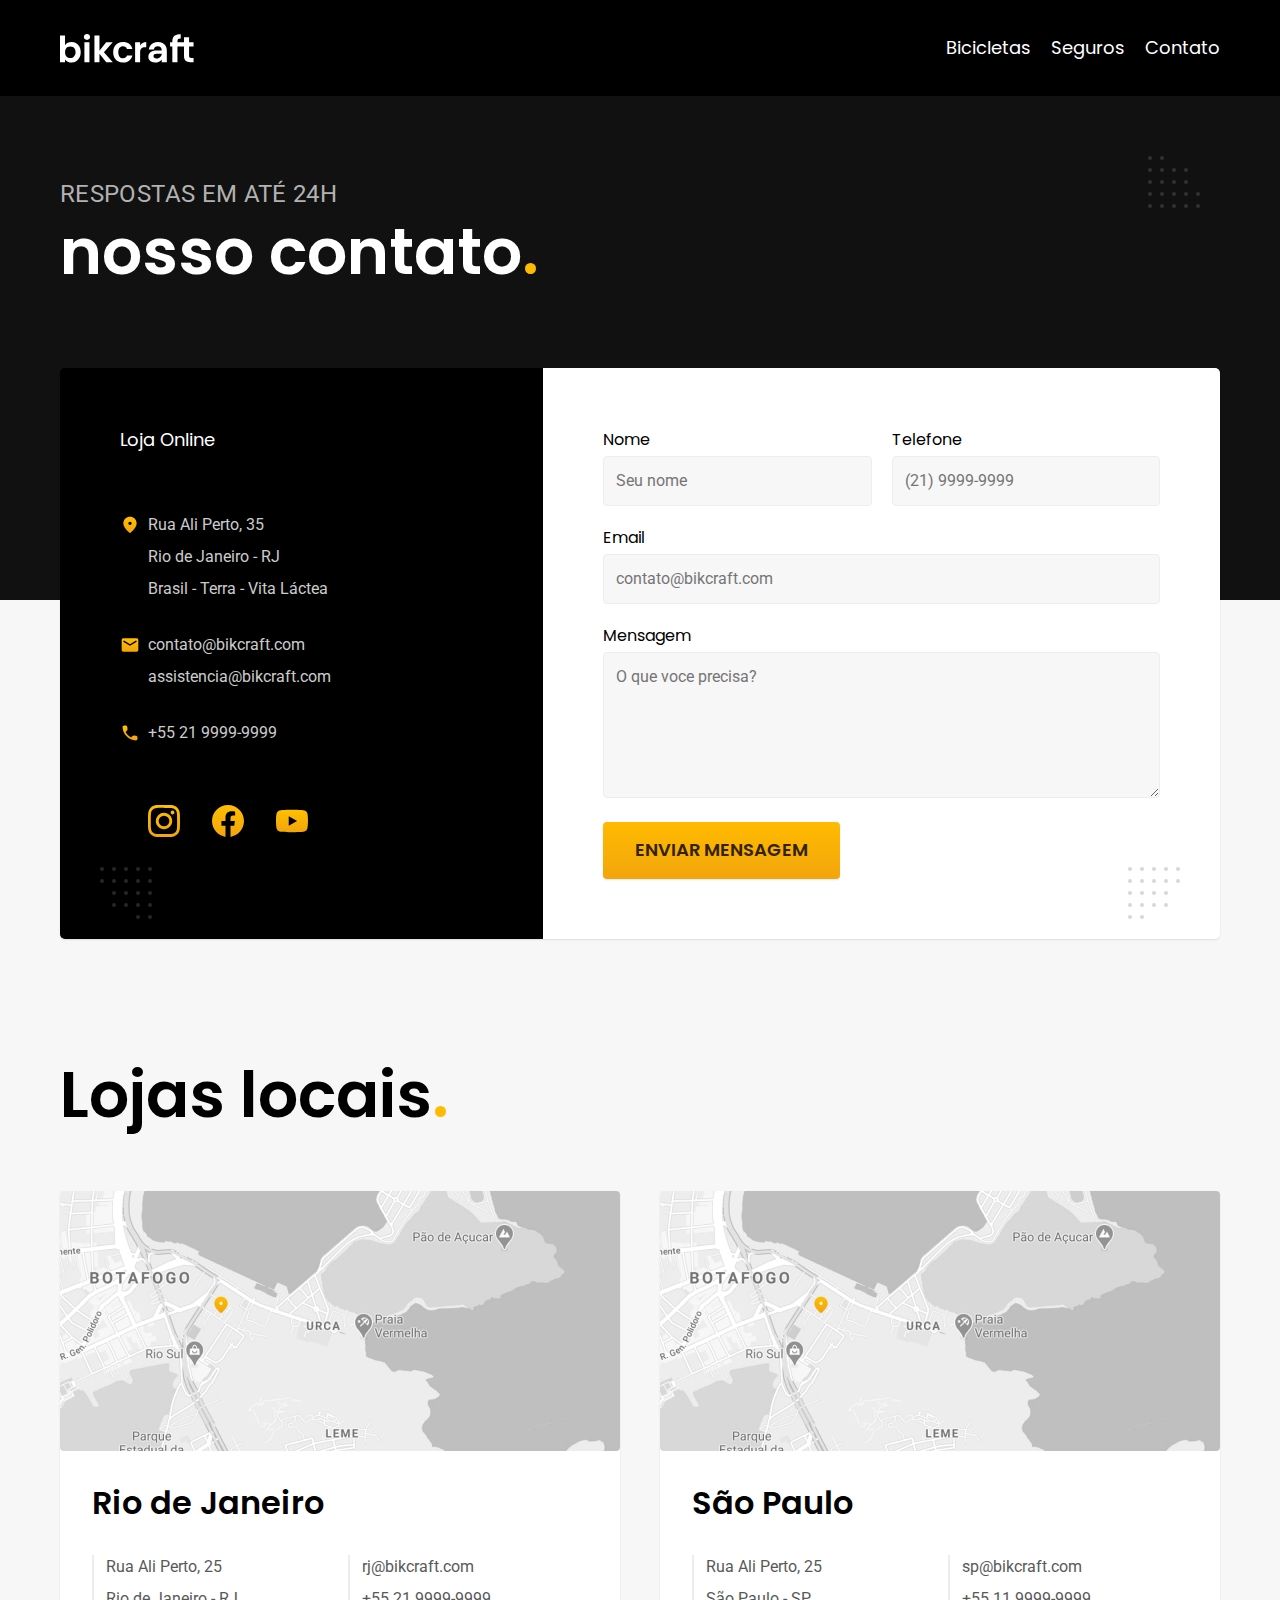
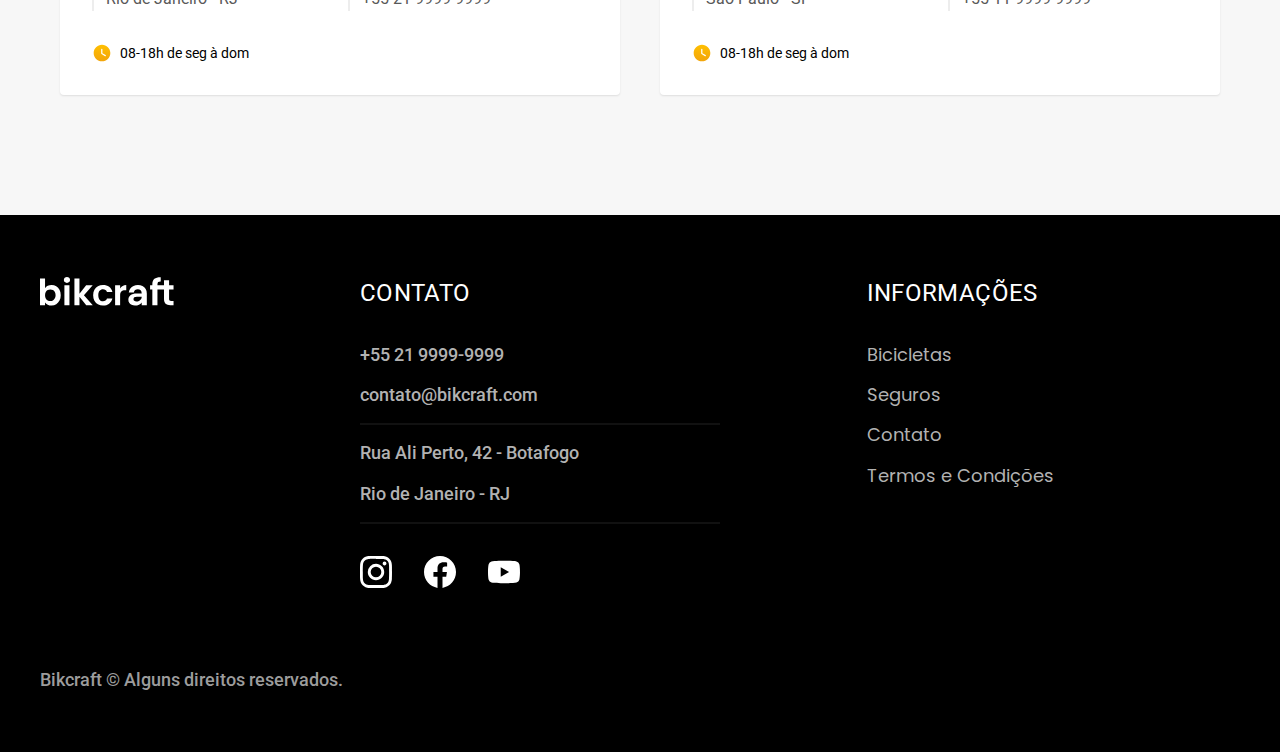
<file: contato.html>
<!DOCTYPE html>

<html lang="pt-br">

<head>
  <meta charset="UTF-8">
  <meta name="viewport" content="width=device-width, initial-scale=1.0">
  <meta name="description" content="Termos e Condições">
  <title>Contato | Bikcraft</title>
  <link rel="icon" href="./favicon.svg" type="image/svg+xml">
  <link rel="preload" href="./css/style.min.css" as="style">
  <link rel="stylesheet" href="./css/style.min.css">


  <link rel="preconnect" href="https://fonts.googleapis.com">
  <link rel="preconnect" href="https://fonts.gstatic.com" crossorigin>
  <link href="https://fonts.googleapis.com/css2?family=Fira+Sans:ital,wght@0,100;0,200;0,300;0,400;0,500;0,600;0,700;0,800;0,900;1,100;1,200;1,300;1,400;1,500;1,600;1,700;1,800;1,900&family=Poppins:ital,wght@0,100;0,200;0,300;0,400;0,500;0,600;0,700;0,800;0,900;1,100;1,200;1,300;1,400;1,500;1,600;1,700;1,800;1,900&family=Roboto:ital,wght@0,100..900;1,100..900&display=swap" rel="stylesheet">
  <script>document.documentElement.classList.add('js')</script>
</head>

<body id="contato">


  <header aria-label="Menu" class="menu-bg">
    <div class="menu">
      <a href="./">
        <img src="./img/bikcraft.svg" alt="bikcraft">
      </a>
      <nav aria-label="Navegação">
        <ul class="header-menu">
          <li><a class="co-0 font-1-m" href="./bicicletas.html">Bicicletas</a></li>
          <li><a class="co-0 font-1-m" href="./seguros.html">Seguros</a></li>
          <li><a class="co-0 font-1-m" href="./contato.html">Contato</a></li>
        </ul>
      </nav>
    </div>
  </header>

  <main aria-label="contato-bg">

    <div class="titulo-bg">
      <div class="titulo">
        <p class="font-2-l-b co-5">Respostas em até 24h</p>
        <h1 class="font-1-xxl co-0">nosso contato<span class="co-p1">.</span></h1>
      </div>
    </div>

    <div class="contato-container">

      <section aria-label="Endereços" class="contato-dados">

        <h2 class="font-1-m co-0">Loja Online</h2>
        <div class="contato-endereco font-2-s co-4">
          <p>Rua Ali Perto, 35</p>
          <p>Rio de Janeiro - RJ</p>
          <p>Brasil - Terra - Vita Láctea</p>
        </div>
        <address class="contato-meios font-2-s co-4">
          <a href="mailto:contato@bikcraft.com">contato@bikcraft.com</a>
          <a href="mailto:assistencia@bikcraft.com"">assistencia@bikcraft.com</a>
            <a href="">+55 21 9999-9999</a>
        </address>

        <div class=" contato-redes">
            <a href=""><img src="./img/redes/instagram-p.svg" alt="Instagram"></a>
            <a href=""><img src="./img/redes/facebook-p.svg" alt="Facebook"></a>
            <a href=""><img src="./img/redes/youtube-p.svg" alt="Youtube"></a>
    </div>

    </section>


    <section aria-label="Formulário" class="contato-formulario">
      <form method="post" action="./contato.html" class="form">
        <div>
          <label for="nome">Nome</label>
          <input type="text" placeholder="Seu nome" id="nome" name="nome">
        </div>
        <div>
          <label for="telefone">Telefone</label>
          <input type="text" placeholder="(21) 9999-9999" id="telefone" name="telefone">
        </div>
        <div class="col-2">
          <label for="email">Email</label>
          <input type="email" placeholder="contato@bikcraft.com" id="email" name="email" required>
        </div>
        <div class="col-2">
          <label for="mensagem">Mensagem</label>
          <textarea rows="5" name="mensagem" id="mensagem" placeholder="O que voce precisa?"></textarea>
        </div>
        <button class="botao col-2">ENVIAR MENSAGEM</button>
      </form>
    </section>

    </div>

  </main>

  <article aria-label="Lojas Locais" class="lojas container">
    <h2 class="font-1-xxl">Lojas locais<span class="co-p1">.</span></h2>
    <div class="lojas-item">
      <img src="./img/lojas/rj.jpg" alt=" mapa marcando o endereco em Rua Ali Perto, 25 - Rio de Janeiro - RJ">
      <div class="lojas-conteudo">
        <h3 class="font-1-xl">Rio de Janeiro</h3>
        <div class="lojas-dados font-2-s co-8">
          <p>
            Rua Ali Perto, 25
          </p>
          <p>
            Rio de Janeiro - RJ
          </p>
        </div>
        <div class="lojas-dados font-2-s co-8">
          <a href="mailto:rj@bikcraft.com">rj@bikcraft.com</a>
          <a href="tel:+552199999999">+55 21 9999-9999</a>
        </div>
        <p class="lojas-tempo font-1-s"><img src="./img/icones/horario.svg" alt="">08-18h de seg à dom</p>
      </div>
    </div>
    <div class="lojas-item">
      <img src="./img/lojas/rj.jpg" alt=" mapa marcando o endereco em Rua Ali Perto, 25 - São Paulo - SP">
      <div class="lojas-conteudo">
        <h3 class="font-1-xl">São Paulo</h3>
        <div class="lojas-dados font-2-s co-8 ">
          <p>
            Rua Ali Perto, 25
          </p>
          <p>
            São Paulo - SP
          </p>
        </div>
        <div class="lojas-dados font-2-s co-8 ">
          <a href="mailto:sp@bikcraft.com">sp@bikcraft.com</a>
          <a href="tel:+551199999999">+55 11 9999-9999</a>
        </div>
        <p class="lojas-tempo font-1-s"><img src="./img/icones/horario.svg" alt="">08-18h de seg à dom</p>
      </div>
    </div>
  </article>

  <footer aria-label="footer" class="footer-bg">
    <section class="footer">

      <img src="./img/bikcraft.svg" alt="bikcraft">

      <div class="footer-contato">
        <h3 class="font-2-l-b co-0">CONTATO</h3>
        <ul class="co-5 font-2-m">
          <li><a href="tel:+552199999999">+55 21 9999-9999</a></li>
          <li><a href="mailto:contato@bikcraft.com">contato@bikcraft.com</a></li>
          <li>Rua Ali Perto, 42 - Botafogo</li>
          <li>Rio de Janeiro - RJ</li>
        </ul>
        <div class="footer-redes">
          <a href=""><img src="./img/redes/instagram.svg" alt="Instagram"></a>
          <a href=""><img src="./img/redes/facebook.svg" alt="Facebook"></a>
          <a href=""><img src="./img/redes/youtube.svg" alt="Youtube"></a>
        </div>
      </div>

      <div class="footer-infomarcao">
        <h3 class="font-2-l-b co-0">Informações
        </h3>
        <nav>
          <ul class="font-1-m co-5">
            <li><a href="/bicicletas.html">Bicicletas</a></li>
            <li><a href="/seguros.html">Seguros</a></li>
            <li><a href="">Contato</a></li>
            <li><a href="/termos.html">Termos e Condições</a></li>
          </ul>
        </nav>
      </div>
      <p class="footer-copy font-2-m co-6">Bikcraft © Alguns direitos reservados.</p>
    </section>

  </footer>
  <script src="./js/script.js"></script>
  <script src="./js/formulario.js"></script>
</body>
</file>
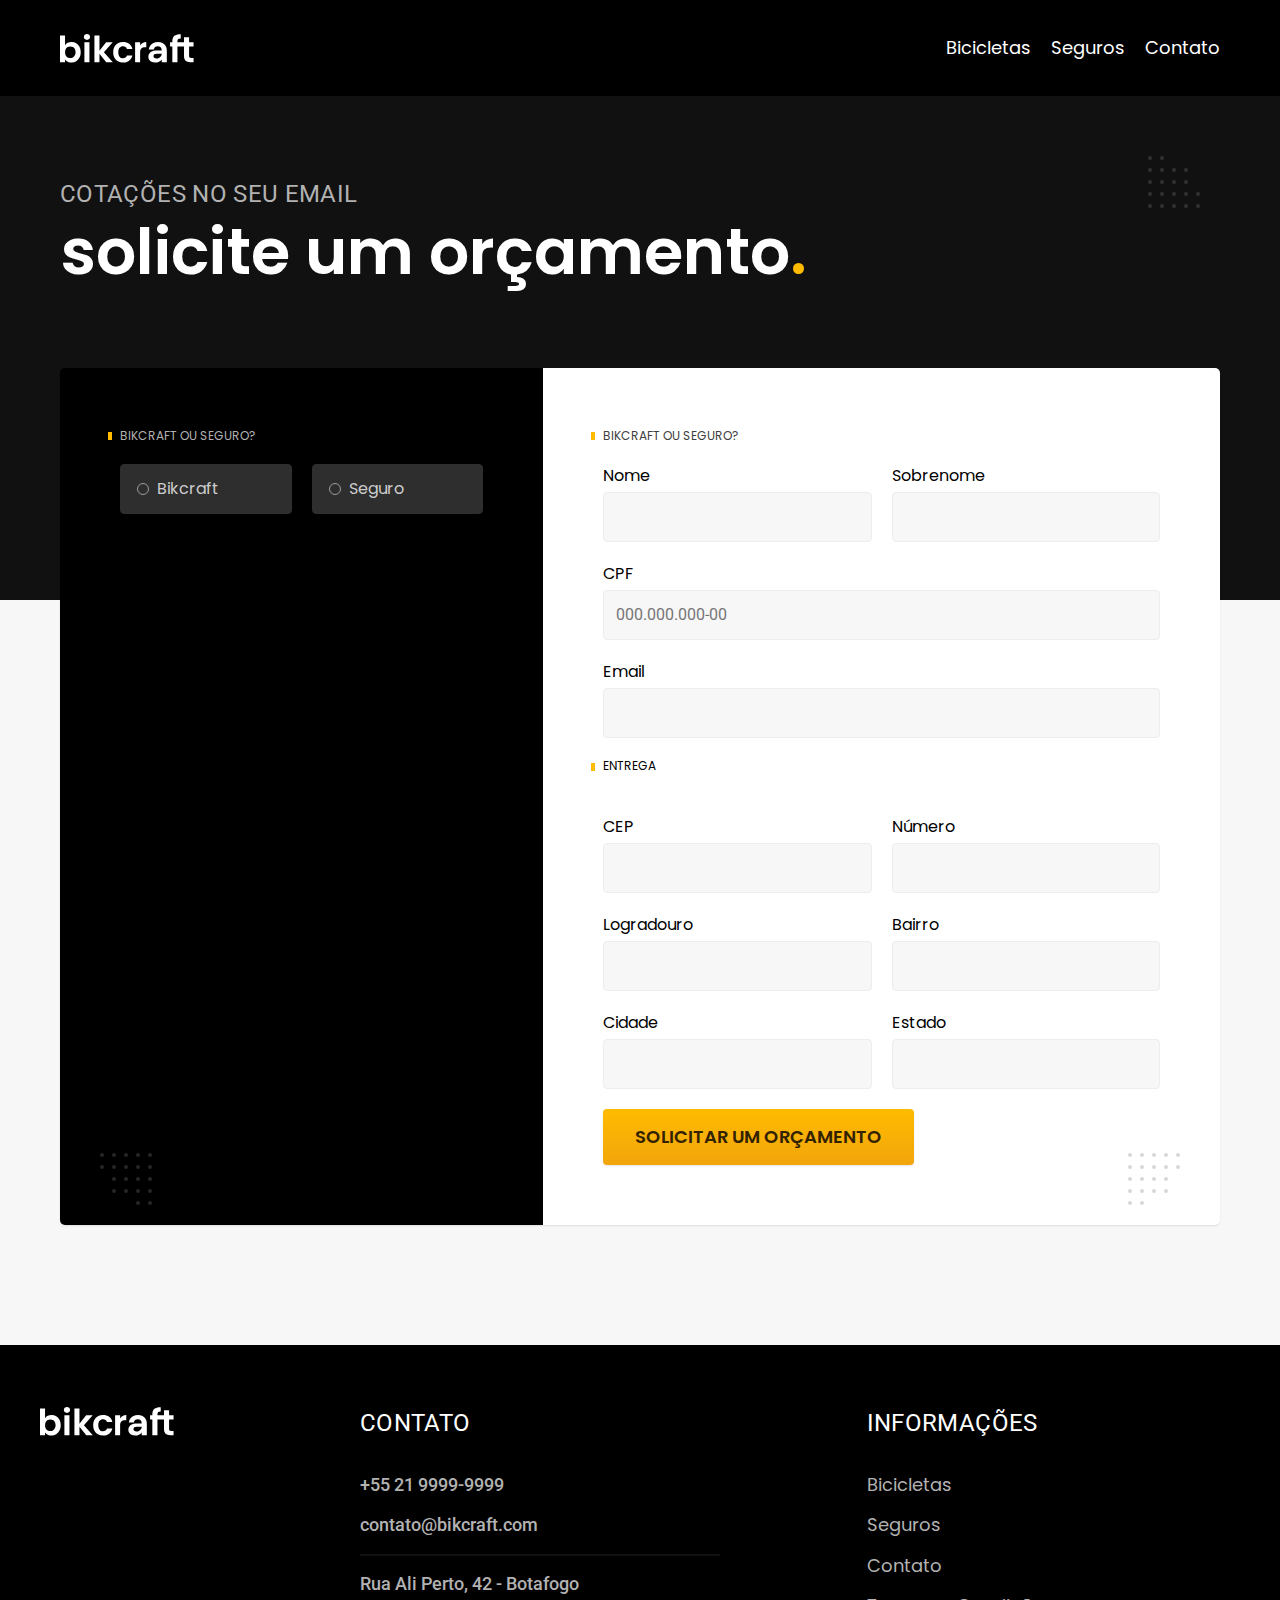
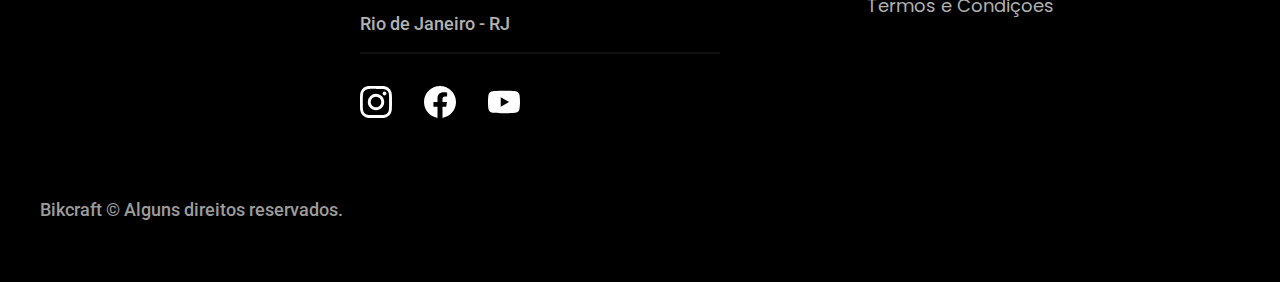
<file: orcamento.html>
<!DOCTYPE html>

<html lang="pt-br">

<head>
  <meta charset="UTF-8">
  <meta name="viewport" content="width=device-width, initial-scale=1.0">
  <meta name="description" content="Orçamento">
  <title>Orçamento | Bikcraft</title>
  <link rel="icon" href="./favicon.svg" type="image/svg+xml">
  <link rel="preload" href="./css/style.min.css" as="style">
  <link rel="stylesheet" href="./css/style.min.css">


  <link rel="preconnect" href="https://fonts.googleapis.com">
  <link rel="preconnect" href="https://fonts.gstatic.com" crossorigin>
  <link href="https://fonts.googleapis.com/css2?family=Fira+Sans:ital,wght@0,100;0,200;0,300;0,400;0,500;0,600;0,700;0,800;0,900;1,100;1,200;1,300;1,400;1,500;1,600;1,700;1,800;1,900&family=Poppins:ital,wght@0,100;0,200;0,300;0,400;0,500;0,600;0,700;0,800;0,900;1,100;1,200;1,300;1,400;1,500;1,600;1,700;1,800;1,900&family=Roboto:ital,wght@0,100..900;1,100..900&display=swap" rel="stylesheet">
  <script>document.documentElement.classList.add('js')</script>
</head>

<body id="orcamento">


  <header aria-label="Menu" class="menu-bg">
    <div class="menu">
      <a href="./">
        <img src="./img/bikcraft.svg" alt="bikcraft">
      </a>
      <nav aria-label="Navegação">
        <ul class="header-menu">
          <li><a class="co-0 font-1-m" href="./bicicletas.html">Bicicletas</a></li>
          <li><a class="co-0 font-1-m" href="./seguros.html">Seguros</a></li>
          <li><a class="co-0 font-1-m" href="./contato.html">Contato</a></li>
        </ul>
      </nav>
    </div>
  </header>

  <main aria-label="orcamento-bg">

    <div class="titulo-bg">
      <div class="titulo">
        <p class="font-2-l-b co-5">Cotações no seu email</p>
        <h1 class="font-1-xxl co-0">solicite um orçamento<span class="co-p1">.</span></h1>
      </div>
    </div>

    <form class="orcamento-container">

      <div aria-label="Planos" class="orcamento-produto">
        <h2 class="font-1-xs co-5">BIKCRAFT OU SEGURO?</h2>


        <input type="radio" name="tipo" value="bikcraft" id="bikcraft">
        <label for="bikcraft">
          <p>Bikcraft</p>
        </label>

        <input type="radio" name="tipo" value="seguro" id="seguro">
        <label for="seguro">
          <p>Seguro</p>
        </label>

        <div class="orcamento-conteudo" id="orcamento-bikcraft">
          <h2 class="font-1-xs co-5">Escolha a sua</h2>
          <input type="radio" name="produto" value="nimbus" id="nimbus">
          <label class="" for="nimbus">
            <p>Nimbus Stark</p>
            <span>R$ 4999</span>
          </label>
          <div id="orcamento-bicicleta1" class="orcamento-bicicleta">
            <ul>
              <li class="font-1-s"><img src="./img/icones/eletrica.svg" alt="Elétrica">Motor Elétrico</li>
              <li class="font-1-s"><img src="./img/icones/carbono.svg" alt="Carbono">Fibra de Carbono</li>
              <li class="font-1-s""><img src=" ./img/icones/velocidade.svg" alt="Velocidade">50 km/h</li>
              <li class="font-1-s""><img src=" ./img/icones/rastreador.svg" alt="Elétrica">Rastreador</li>
            </ul>
            <div class="orcamento-img"><img src="./img/bicicletas/nimbus.jpg" alt="Bicicleta preta"></div>
          </div>
          <input type="radio" name="produto" value="magic" id="magic">
          <label class="" for="magic">
            <p>Magic Might </p>
            <span>R$ 2499</span>
          </label>
          <div id="orcamento-bicicleta2" class="orcamento-bicicleta">
            <ul>
              <li class="font-1-s"><img src="./img/icones/eletrica.svg" alt="Elétrica">Motor Elétrico</li>
              <li class="font-1-s"><img src="./img/icones/carbono.svg" alt="Carbono">Fibra de Carbono</li>
              <li class="font-1-s""><img src=" ./img/icones/velocidade.svg" alt="Velocidade">45 km/h</li>
              <li class="font-1-s""><img src=" ./img/icones/rastreador.svg" alt="Elétrica">Rastreador</li>
            </ul>
            <div class="orcamento-img"><img src="./img/bicicletas/magic.jpg" alt="Bicicleta cinza"></div>
          </div>
          <input type="radio" name="produto" value="nebula" id="nebula">
          <label class="" for="nebula">
            <p>Nebula Cosmic</p>
            <span>R$ 3999</span>
          </label>
          <div id="orcamento-bicicleta3" class="orcamento-bicicleta">
            <ul>
              <li class="font-1-s"><img src="./img/icones/eletrica.svg" alt="Elétrica">Motor Elétrico</li>
              <li class="font-1-s"><img src="./img/icones/carbono.svg" alt="Carbono">Fibra de Carbono</li>
              <li class="font-1-s""><img src=" ./img/icones/velocidade.svg" alt="Velocidade">40 km/h</li>
              <li class="font-1-s""><img src=" ./img/icones/rastreador.svg" alt="Elétrica">Rastreador</li>
            </ul>
            <div class="orcamento-img"><img src="./img/bicicletas/nebula.jpg" alt="Bicicleta branca"></div>
          </div>
        </div>

        <div class="orcamento-conteudo" id="orcamento-seguro">
          <h2 class="font-1-xs co-5">Escolha o plano</h2>

          <input type="radio" name="produto" value="ouro" id="ouro">
          <label for="ouro">
            <p>Ouro</p>
            <span>R$ 299</span>
          </label>

          <input type="radio" name="produto" value="prata" id="prata">
          <label for="prata">
            <p>Prata</p>
            <span>R$ 199</span>
          </label>
        </div>

      </div>



      <div aria-label="Formulário" class="orcamento-dados form">
        <h2 class="font-1-xs co-9">BIKCRAFT OU SEGURO?</h2>
        <form method="post" action="./contato.html" class="form">
          <div>
            <label for="nome">Nome</label>
            <input type="text" id="nome" name="nome">
          </div>
          <div>
            <label for="sobrenome">Sobrenome</label>
            <input type="text" id="sobrenome" name="sobrenome">
          </div>
          <div class="col-2">
            <label for="cpf">CPF</label>
            <input type="text" placeholder="000.000.000-00" id="cpf" name="cpf">
          </div>
          <div class="col-2">
            <label for="email">Email</label>
            <input type="email" id="email" name="email" required>
          </div>
          <h2 class="font-1-xs cor-9 col-2">ENTREGA</h2>
          <div>
            <label for="cep">CEP</label>
            <input type="text" id="cep" name="cep">
          </div>
          <div>
            <label for="numero">Número</label>
            <input type="text" id="numero" name="numero">
          </div>
          <div>
            <label for="logradouro">Logradouro</label>
            <input type="text" id="logradouro" name="logradouro">
          </div>
          <div>
            <label for="bairro">Bairro</label>
            <input type="text" id="bairro" name="bairro">
          </div>
          <div>
            <label for="cidade">Cidade</label>
            <input type="text" id="cidade" name="cidade">
          </div>
          <div>
            <label for="estado">Estado</label>
            <input type="text" id="estado" name="estado">
          </div>

          <button class="botao col-2">SOLICITAR UM ORÇAMENTO</button>
        </form>
      </div>

    </form>



    <footer aria-label="footer" class="footer-bg">
      <section class="footer">

        <img src="./img/bikcraft.svg" alt="bikcraft">

        <div class="footer-contato">
          <h3 class="font-2-l-b co-0">CONTATO</h3>
          <ul class="co-5 font-2-m">
            <li><a href="tel:+552199999999">+55 21 9999-9999</a></li>
            <li><a href="mailto:contato@bikcraft.com">contato@bikcraft.com</a></li>
            <li>Rua Ali Perto, 42 - Botafogo</li>
            <li>Rio de Janeiro - RJ</li>
          </ul>
          <div class="footer-redes">
            <a href=""><img src="./img/redes/instagram.svg" alt="Instagram"></a>
            <a href=""><img src="./img/redes/facebook.svg" alt="Facebook"></a>
            <a href=""><img src="./img/redes/youtube.svg" alt="Youtube"></a>
          </div>
        </div>

        <div class="footer-infomarcao">
          <h3 class="font-2-l-b co-0">Informações
          </h3>
          <nav>
            <ul class="font-1-m co-5">
              <li><a href="/bicicletas.html">Bicicletas</a></li>
              <li><a href="/seguros.html">Seguros</a></li>
              <li><a href="">Contato</a></li>
              <li><a href="/termos.html">Termos e Condições</a></li>
            </ul>
          </nav>
        </div>
        <p class="footer-copy font-2-m co-6">Bikcraft © Alguns direitos reservados.</p>
      </section>

    </footer>
    <script src="./js/script.js"></script>
    <script src="./js/formulario.js"></script>
</body>
</file>
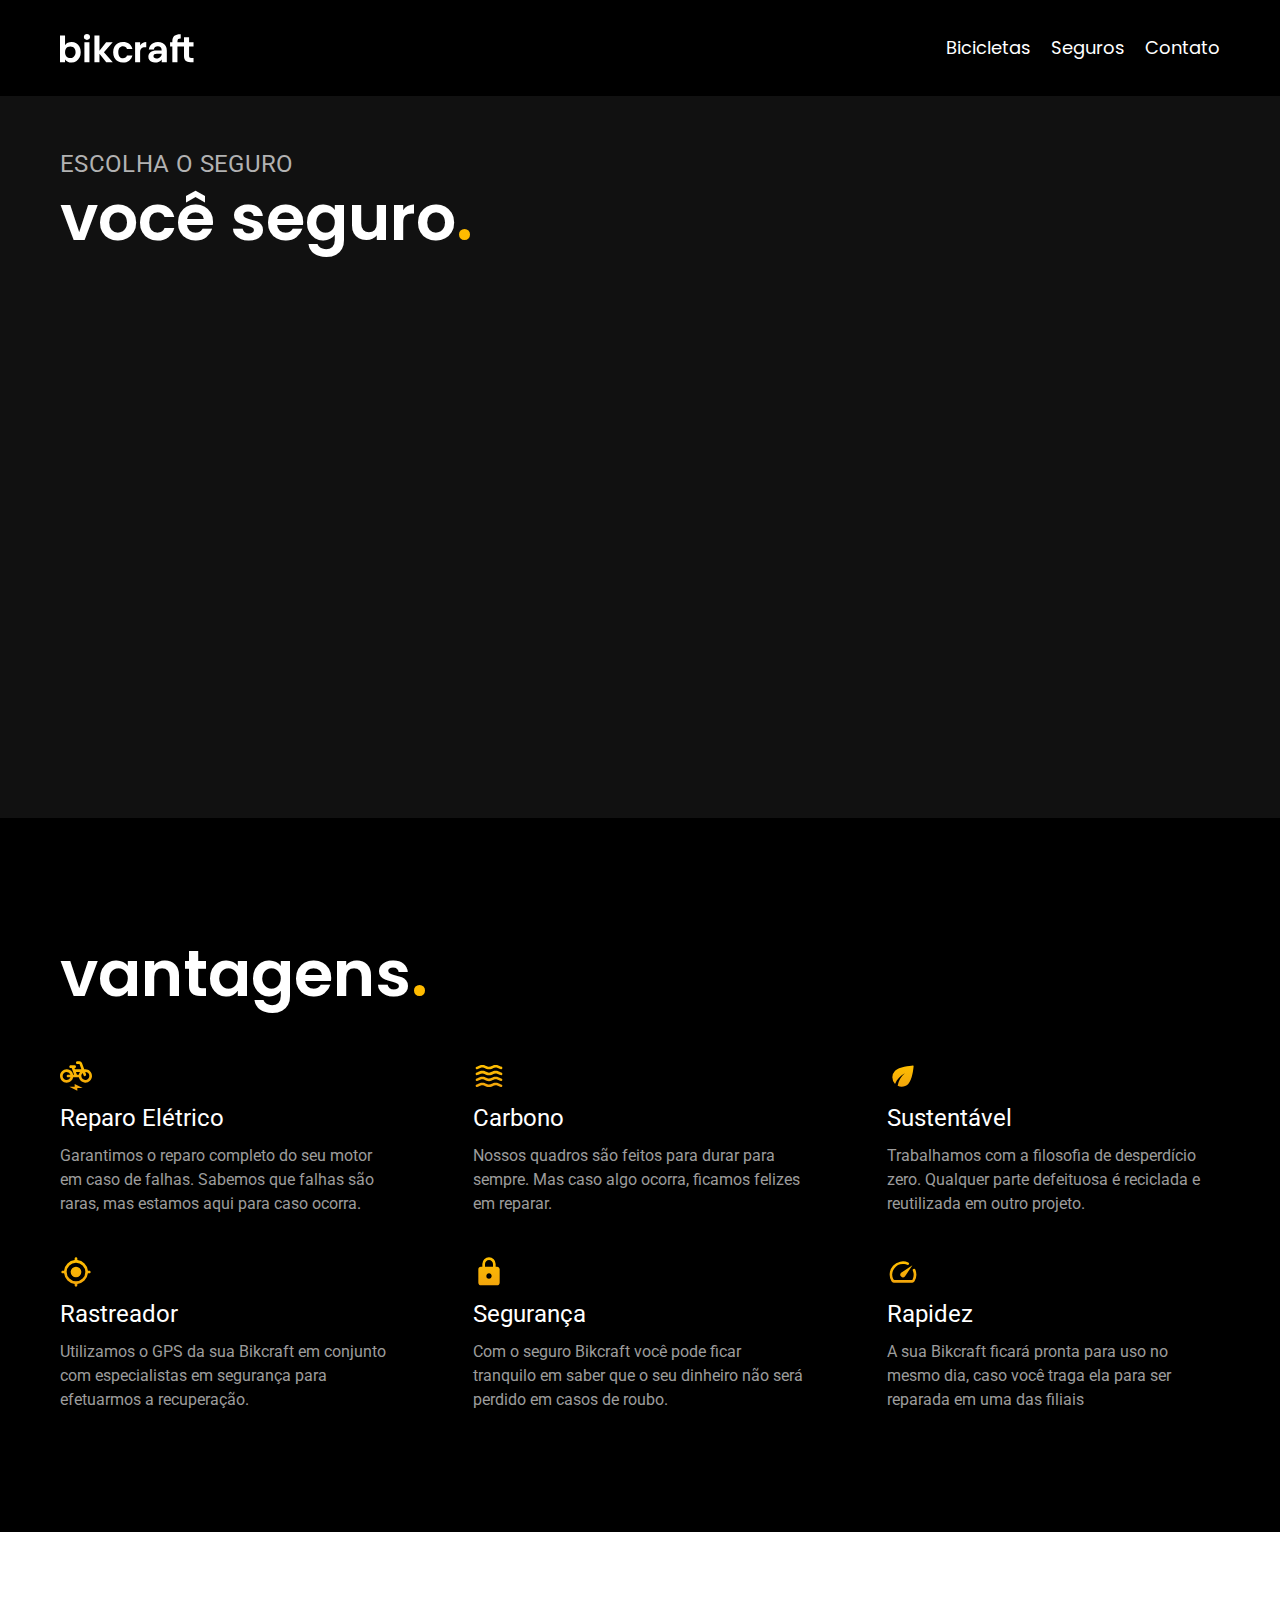
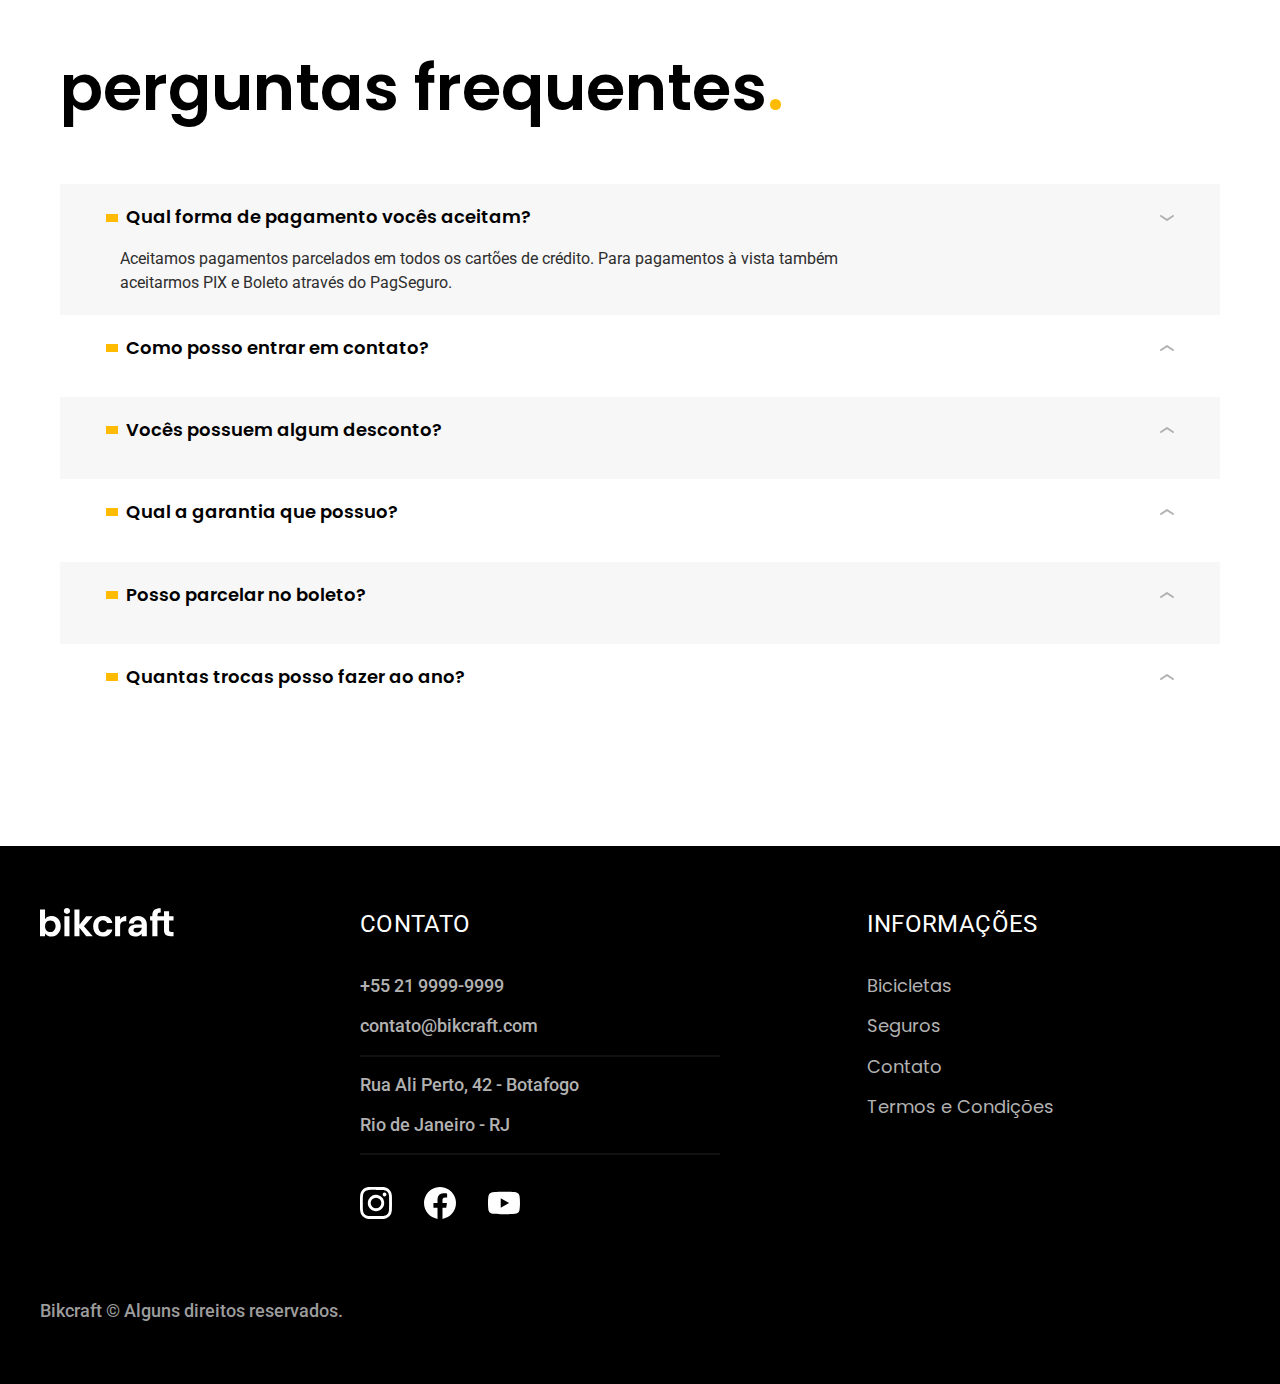
<file: seguros.html>
<!DOCTYPE html>

<html lang="pt-br">

<head>
  <meta charset="UTF-8">
  <meta name="viewport" content="width=device-width, initial-scale=1.0">
  <meta name="description" content="O melhor dos melhores planos de seguro.">
  <title>Seguros | Bikcraft</title>
  <link rel="icon" href="./favicon.svg" type="image/svg+xml">
  <link rel="preload" href="./css/style.min.css" as="style">
  <link rel="stylesheet" href="./css/style.min.css">


  <link rel="preconnect" href="https://fonts.googleapis.com">
  <link rel="preconnect" href="https://fonts.gstatic.com" crossorigin>
  <link href="https://fonts.googleapis.com/css2?family=Fira+Sans:ital,wght@0,100;0,200;0,300;0,400;0,500;0,600;0,700;0,800;0,900;1,100;1,200;1,300;1,400;1,500;1,600;1,700;1,800;1,900&family=Poppins:ital,wght@0,100;0,200;0,300;0,400;0,500;0,600;0,700;0,800;0,900;1,100;1,200;1,300;1,400;1,500;1,600;1,700;1,800;1,900&family=Roboto:ital,wght@0,100..900;1,100..900&display=swap" rel="stylesheet">
  <script>document.documentElement.classList.add('js')</script>
</head>

<body id="seguros">


  <header aria-label="Menu" class="menu-bg">
    <div class="menu">
      <a href="./">
        <img src="./img/bikcraft.svg" alt="bikcraft">
      </a>
      <nav aria-label="Navegação">
        <ul class="header-menu">
          <li><a class="co-0 font-1-m" href="/bicicletas.html">Bicicletas</a></li>
          <li><a class="co-0 font-1-m" href="./seguros.html">Seguros</a></li>
          <li><a class="co-0 font-1-m" href="./contato.html">Contato</a></li>
        </ul>
      </nav>
    </div>
  </header>

  <main aria-label="Seguros planos" class="seguros-bg">

    <p class="font-2-l-b co-5">Escolha o seguro</p>
    <h3 class="font-1-xxl co-0">você seguro<span class="co-p1">.</span></h3>
    <section class="seguros">
      <div class="seguros-conteudo fadeInLeft" data-anime="200">
        <div class="seguros-título">
          <h3 class="font-1-xl co-6 ">PRATA</h3>
          <div class="seguros-detail">
            <span class="font-1-xl co-0">R$ 199</span>
            <span class="font-1-xs co-6">mensal</span>
          </div>
        </div>
        <ul class="font-2-m co-0">
          <li>Duas trocas por ano</li>
          <li>Assistencia técnica</li>
          <li>Suporte 08h ás 18h</li>
          <li>Cobertura estadual</li>
          <a class="botao3" href="./orcamento.html?tipo=seguro&produto=prata">inscreva-se</a>
        </ul>
      </div>
      <div class="seguros-conteudo fadeInRight" data-anime="400">
        <div class="seguros-título">
          <h3 class="font-1-xl co-p1">OURO</h3>
          <div class="seguros-detail">
            <span class="font-1-xl co-0">R$ 299</span>
            <span class="font-1-xs co-6">mensal</span>
          </div>
        </div>
        <ul class="font-2-m co-0">
          <li>Cinco trocas por ano</li>
          <li>Assistencia espécial</li>
          <li>Suporte 24h</li>
          <li>Cobertura nacional</li>
          <li>Desconto em parceiros</li>
          <li>Acesso ao Clube Bikcraft</li>
        </ul>
        <a class="botao2" href="./orcamento.html?tipo=seguro&produto=ouro">inscreva-se</a>
      </div>
    </section>

  </main>
  <article aria-label="Vantagens" class="vantagens-bg">
    <h2 class="font-1-xxl co-0">vantagens<span class="co-p1">.</span></h2>
    <ul class="vantagens">
      <li>
        <h3 class="font-2-l co-0"> <img src=" ./img/icones/eletrica.svg" alt="eletrica">Reparo Elétrico</h4>
          <p class="font-2-s co-6">Garantimos o reparo completo do seu motor em caso de falhas. Sabemos que falhas são raras, mas estamos aqui para caso ocorra.
          </p>
      </li>
      <li>
        <h3 class="font-2-l co-0"> <img src=" ./img/icones/carbono.svg" alt="carbono">Carbono</h4>
          <p class="font-2-s co-6">Nossos quadros são feitos para durar para sempre. Mas caso algo ocorra, ficamos felizes em reparar.
          </p>
      </li>
      <li>
        <h3 class="font-2-l co-0"> <img src=" ./img/icones/sustentavel.svg" alt="sustentavel">Sustentável</h4>
          <p class="font-2-s co-6">Trabalhamos com a filosofia de desperdício zero. Qualquer parte defeituosa é reciclada e reutilizada em outro projeto.
          </p>
      </li>
      <li>
        <h3 class="font-2-l co-0"> <img src=" ./img/icones/rastreador.svg" alt="rastreador">Rastreador</h4>
          <p class="font-2-s co-6">Utilizamos o GPS da sua Bikcraft em conjunto com especialistas em segurança para efetuarmos a recuperação.
          </p>
      </li>
      <li>
        <h3 class="font-2-l co-0"> <img src="./img/icones/seguro.svg" alt="cadeado">Segurança</h4>
          <p class="font-2-s co-6">Com o seguro Bikcraft você pode ficar tranquilo em saber que o seu dinheiro não será perdido em casos de roubo.
          </p>
      </li>
      <li>
        <h3 class="font-2-l co-0"> <img src="./img/icones/velocidade.svg" alt="velocidade">Rapidez</h4>
          <p class="font-2-s co-6">A sua Bikcraft ficará pronta para uso no mesmo dia, caso você traga ela para ser reparada em uma das filiais
          </p>
      </li>
    </ul>
  </article>
  <dl aria-label="Perguntas frequentes" class="perguntas">
    <h2 class="font-1-xxl co-12">perguntas frequentes<span class="co-p1">.</span></h2>
    <div class="perguntas-frequentes">
      <dt><button class="font-1-m-b co-12" aria-controls="pergunta1" aria-expanded="true" aria-controls="pergunta1" aria-expanded="true">Qual forma de pagamento vocês aceitam?</button></dt>
      <dd id="pergunta1" class="font-2-s co-10 ativo">Aceitamos pagamentos parcelados em todos os cartões de crédito. Para pagamentos à vista também aceitarmos PIX e Boleto através do PagSeguro.</dd>
    </div>
    <div class="perguntas-frequentes">
      <dt><button class="font-1-m-b co-12" aria-controls="pergunta2" aria-expanded="false">Como posso entrar em contato?</button></dt>
      <dd id="pergunta2" class="font-2-s co-10">Aceitamos pagamentos parcelados em todos os cartões de crédito. Para pagamentos à vista também aceitarmos PIX e Boleto através do PagSeguro.</dd>
    </div>
    <div class="perguntas-frequentes">
      <dt><button class="font-1-m-b co-12" aria-controls="pergunta3" aria-expanded="false">Vocês possuem algum desconto?</button></dt>
      <dd id="pergunta3" class="font-2-s co-10">Aceitamos pagamentos parcelados em todos os cartões de crédito. Para pagamentos à vista também aceitarmos PIX e Boleto através do PagSeguro.</dd>
    </div>
    <div class="perguntas-frequentes">
      <dt><button class="font-1-m-b co-12" aria-controls="pergunta4" aria-expanded="false">Qual a garantia que possuo?</button></dt>
      <dd id="pergunta4" class="font-2-s co-9">Aceitamos pagamentos parcelados em todos os cartões de crédito. Para pagamentos à vista também aceitarmos PIX e Boleto através do PagSeguro.</dd>
    </div>
    <div class="perguntas-frequentes">
      <dt><button class="font-1-m-b co-12" aria-controls="pergunta5" aria-expanded="false">Posso parcelar no boleto?</button></dt>
      <dd id="pergunta5" class="font-2-s co-10">Aceitamos pagamentos parcelados em todos os cartões de crédito. Para pagamentos à vista também aceitarmos PIX e Boleto através do PagSeguro.</dd>
    </div>
    <div class="perguntas-frequentes">
      <dt><button class="font-1-m-b co-12" aria-controls="pergunta6" aria-expanded="false">Quantas trocas posso fazer ao ano?</button></dt>
      <dd id="pergunta6" class="font-2-s co-10 ">Aceitamos pagamentos parcelados em todos os cartões de crédito. Para pagamentos à vista também aceitarmos PIX e Boleto através do PagSeguro.</dd>
    </div>
  </dl>
  </div>
  <footer aria-label="footer" class="footer-bg">
    <section class="footer">

      <img src="./img/bikcraft.svg" alt="bikcraft">

      <div class="footer-contato">
        <h3 class="font-2-l-b co-0">CONTATO</h3>
        <ul class="co-5 font-2-m">
          <li><a href="tel:+552199999999">+55 21 9999-9999</a></li>
          <li><a href="mailto:contato@bikcraft.com">contato@bikcraft.com</a></li>
          <li>Rua Ali Perto, 42 - Botafogo</li>
          <li>Rio de Janeiro - RJ</li>
        </ul>
        <div class="footer-redes">
          <a href=""><img src="./img/redes/instagram.svg" alt="Instagram"></a>
          <a href=""><img src="./img/redes/facebook.svg" alt="Facebook"></a>
          <a href=""><img src="./img/redes/youtube.svg" alt="Youtube"></a>
        </div>
      </div>

      <div class="footer-infomarcao">
        <h3 class="font-2-l-b co-0">Informações
        </h3>
        <nav>
          <ul class="font-1-m co-5">
            <li><a href="/bicicletas.html">Bicicletas</a></li>
            <li><a href="/seguros.html">Seguros</a></li>
            <li><a href="">Contato</a></li>
            <li><a href="/termos.html">Termos e Condições</a></li>
          </ul>
        </nav>
      </div>
      <p class="footer-copy font-2-m co-6">Bikcraft © Alguns direitos reservados.</p>
    </section>

  </footer>
  <script src="./js/plugins/simple-anime.js"></script>
  <script src="./js/script.js"></script>
</body>
</file>
<file: css/style.min.css>
body{margin:0;font-family:Arial,Helvetica,sans-serif}li,ul{padding:0;margin:0;list-style:none}a{text-decoration:none;color:currentColor;max-width:max-content}blockquote,dd,h1,h2,h3,h4,p{margin:0}img{max-width:100%;height:auto;display:block}img[src$=".jpg"]{border-radius:4px}.footer-bg{background-color:var(--co-12)}.footer{display:grid;grid-template-columns:1.5fr 2.5fr 2fr;gap:40px;padding-top:60px;padding-bottom:60px;padding-left:30px;padding-right:30px;margin:0 auto;max-width:1200px}.footer h3{margin-bottom:32px}.footer-contato ul{margin-bottom:32px}.footer-contato li:nth-child(2n):after{content:"";display:block;max-width:360px;height:2px;background-color:var(--co-11);margin-top:16px}.footer li{margin-bottom:16px}.footer-redes{display:flex;gap:32px}.footer a:hover{color:var(--co-0)}.footer-copy{grid-column:1/-1;margin-top:40px}@media (max-width:800px){.footer>img{display:none}.footer{grid-template-columns:1fr 1fr}}@media (max-width:600px){.footer{grid-template-columns:1fr;gap:60px}.footer-copy{margin-top:0}}.menu{display:flex;flex-wrap:wrap;gap:40px;justify-content:space-between;margin:0;align-items:center;padding:20px;max-width:1200px;margin:0 auto;box-sizing:border-box}.header-menu{display:flex;flex-wrap:wrap;gap:20px;width:100%}.header-menu a{padding:16px 0;display:inline-block;position:relative}.header-menu a:after{content:"";display:block;height:2px;width:0;background:#fff;margin-top:4px;position:absolute}.header-menu a.ativo::after,.header-menu a:hover::after{width:100%}.header-menu a:hover::after{transition:.3s}.menu-bg{background-color:#000}@media (max-width:800px){.header-menu{gap:20px}.header-menu a{background-color:#111;padding:12px 16px;border-radius:4px}.header-menu a:hover{background-color:#2e2e2e}.header-menu a:after{display:none}}@media (max-width:600px){.header-menu{gap:12px}.header-menu a{padding:8px 12px;font-size:14px}}.container{box-sizing:border-box;max-width:1200px;padding-left:20px;padding-right:20px;margin:0 auto}.botao,.botao2,.botao3,.botao4{display:inline-block;background:linear-gradient(#fb0,#f2a50c);padding:16px 32px;border-radius:4px;color:#320;box-shadow:0 1px 2px 0 rgba(0,0,0,.1);font:600 1.125rem/1.35 Poppins,sans-serif;max-width:max-content;border:none;cursor:pointer}.botao.seta{display:flex;align-items:center}.botao.seta::after{content:"";display:inline-block;width:18px;height:10px;margin-left:12px;background:url("../img/icones/seta.svg");transition:transform .2s}.botao.seta:hover::after{transform:translateX(4px)}.botao3{background:#404040;color:var(--co-0)}.botao2,.botao3{padding:15px 40px}.botao2:hover,.botao4:hover,.botao:hover{background:linear-gradient(#ffb60d,#e59317)}.botao3:hover{background:#595959}.link{display:inline-block;color:var(--co-p1);font:500 1.5rem/1.5 Poppins,sans-serif;text-transform:uppercase}.link::after{content:"";display:block;width:100%;height:4px;background-color:currentColor}.link:hover{color:var(--co-0)}@media (max-width:600px){.botao,.botao2,.botao3{font-size:1rem;padding:12px 16px}}.titulo-bg{padding-top:60px;padding-bottom:60px;background-color:var(--co-11)}.titulo{padding:20px;max-width:1200px;box-sizing:border-box;padding-left:20px;padding-right:20px;margin:0 auto;background:url("../img/dec/top-right.svg") no-repeat top right 40px}.titulo p{margin-bottom:4px}@media (max-width:800px){.titulo-bg{padding-top:40px;padding-bottom:40px}.titulo p{font-size:1rem;text-transform:lowercase;font-weight:400}}.font-1-xs{font:400 0.75rem/1.35 Poppins,sans-serif}.font-2-xs{font:400 1rem/1.5 Poppins,sans-serif}.font-1-s{font:400 0.875rem/1.43 Roboto,sans-serif}.font-2-s{font:400 1rem/1.5 Roboto,sans-serif}.font-1-m,.font-1-m-b{font:400 1.125rem/1.35 Poppins,sans-serif}.font-1-m-b{font-weight:600}.font-2-m{font:500 1.125rem/1.35 Roboto,sans-serif}.font-1-l{font:400 1.5rem/1.5 Poppins,sans-serif}.font-2-l-b{font-weight:500;letter-spacing:.015em;text-transform:uppercase}.font-2-l,.font-2-l-b{font:400 1.5rem/1.5 Roboto,sans-serif}.font-1-xl{font:600 2rem/1.25 Poppins,sans-serif}.font-2-xl{font:500 2rem/1.25 Roboto,sans-serif}.font-1-xxl{font:600 4rem/1.125 Poppins,sans-serif}@media (max-width:1200px){.font-1-xxl{font-size:3rem}.font-2-l,.font-2-l-b{font-size:1.125rem}}@media (max-width:800px){.font-1-xxl{font-size:2rem}.font-1-xl,.font-2-xl{font-size:1.5rem}}:root{--co-0:#ffffff;--co-1:#f7f7f7;--co-2:#ededed;--co-3:#dedede;--co-4:#cccccc;--co-5:#b2b2b2;--co-6:#9c9c9c;--co-7:#717171;--co-8:#595959;--co-9:#404040;--co-10:#2e2e2e;--co-11:#111111;--co-12:#000000;--co-p1:#ffbb00;--co-p2:#e4a30b;--co-p3:#a66f00;--co-p4:#664400;--co-p5:#332200}.co-0{color:var(--co-0)}.co-1{color:var(--co-1)}.co-2{color:var(--co-2)}.co-3{color:var(--co-3)}.co-4{color:var(--co-4)}.co-5{color:var(--co-5)}.co-6{color:var(--co-6)}.co-7{color:var(--co-7)}.co-8{color:var(--co-8)}.co-9{color:var(--co-9)}.co-10{color:var(--co-10)}.co-11{color:var(--co-11)}.co-12{color:var(--co-12)}.co-p1{color:var(--co-p1)}.co-p2{color:var(--co-p2)}.co-p3{color:var(--co-p3)}.co-p4{color:var(--co-p4)}.co-p5{color:var(--co-p5)}.form{display:grid;grid-template-columns:1fr 1fr;gap:20px}.form label{display:block;font:400 1rem/1.5 Poppins,sans-serif;margin-bottom:4px}.form .col-2{grid-column:span 2}.form input[type=email],.form input[type=text],textarea{font:400 1rem/1.5 Roboto,sans-serif;background:var(--co-1);border:1px solid var(--co-2);padding:12px;border-radius:4px;width:100%;box-sizing:border-box}.form input[type=email]:focus,.form input[type=text]:focus,textarea:focus{outline:0;border-color:var(--co-p1);background:var(--co-0);box-shadow:0 0 0 2px #fea}@media (max-width:600px){.form{grid-template-columns:1fr}.form .col-2{grid-column:1}}.js .fadeInDown{transform:translate3d(0,-20px,0)}.js .fadeInUp{transform:translate3d(0,20px,0)}.js .fadeInRight{transform:translate3d(20px,0,0)}.js .fadeInLeft{transform:translate3d(-20px,0,0)}.js [data-anime]{opacity:0}.js .anime{opacity:1;transform:none;transition:transform .8s,opacity .8s}.intruducao-bg{background:var(--co-12) url("../img/dec/bottom-left.svg") no-repeat bottom 160px left 20px;box-shadow:inset 0 -120px #fff}.intruducao{display:grid;grid-template-columns:1fr 1fr;max-width:1200px;gap:0 40px;margin:0 auto;box-sizing:border-box;padding-left:20px;padding-right:20px;align-items:center}.intruducao-info{align-self:end;padding-bottom:200px}.intruducao-info h1{margin-bottom:32px}.intruducao-info p{margin-bottom:20px}.intruducao-img{height:100%}.intruducao-img img{height:100%;width:100%;border-radius:4px;object-fit:cover}@media (max-width:800px){.intruducao-bg{background:#111}.intruducao{gap:32px;grid-template-columns:1fr}.intruducao-img{width:100%}.intruducao-info h1{padding-top:40px;margin-bottom:16px}.intruducao-info{padding-bottom:0}}.tecnologia-bg{background-color:var(--co-11);box-shadow:inset 0 120px var(--co-0),inset 0 -120px var(--co-0)}.tecnologia{display:grid;grid-template-columns:1fr 1fr;gap:40px;max-width:1200px;margin:0 auto}.tecnologia-img img{height:100%;width:100%;object-fit:cover;object-position:left}.tecnologia-info{padding-top:160px;padding-bottom:160px}.tecnologia-info>span{display:block;margin-bottom:20px}.tecnologia-info h1{margin-bottom:32px}.tecnologia-info>p{margin-bottom:20px}.tecnologia-info a{margin-bottom:80px}.tecnologia-info-details{display:flex;gap:40px}.tecnologia-info-details h3{margin-bottom:8px}.tecnologia-info-details h3{margin-bottom:8px;width:max-content}.tecnologia-info-details img{width:24px;margin-bottom:8px}@media (max-width:800px){.tecnologia-bg{box-shadow:initial}.tecnologia{grid-template-columns:1fr}.tecnologia-info{padding-top:60px;padding-bottom:60px}.tecnologia-img{display:none}.tecnologia-info a{margin-bottom:60px}}@media (max-width:600px){.tecnologia-info-details{flex-direction:column}}.parceiros h1{margin-bottom:40px;box-sizing:border-box;max-width:1200px;padding-left:20px;padding-right:20px;margin:0 auto;margin-top:100px;margin-bottom:100px}.parceiros-{display:grid;grid-template-columns:1fr 1fr 1fr 1fr;overflow-x:auto;padding:0 20px;max-width:1400px;margin:0 auto}.parceiros li{display:flex;padding:32px;border-right:2px solid var(--co-2)}.parceiros li:nth-child(4),.parceiros li:nth-child(8){border-right:none}.parceiros li:nth-child(n+5){border-top:2px solid var(--co-2)}.parceiros img{margin:0 auto}@media (max-width:800px){.parceiros{padding-bottom:60px}.parceiros h1{margin-bottom:20px}.parceiros li{padding:20px}.parceiros-{grid-template-columns:repeat(2,1fr)}.parceiros li:nth-child(n+3){border-top:2px solid var(--co-2)}.parceiros li:nth-child(2n){border-right:none}}.depoimento-bg{background:var(--co-p1)}.depoimento{display:grid;grid-template-columns:1fr 1fr;background:url(../img/dec/bottom-right-p.svg) no-repeat bottom 40px right 40px;align-items:end;overflow:hidden}.depoimento-info{padding:40px 40px 80px 80px}.depoimento-info p{font-family:Marriweather,serif;font-style:italic;font-weight:900;max-width:32ch;margin-bottom:32px;position:relative}.depoimento-info p::before{content:"“";position:absolute;left:-50px;top:-20px;font-size:5rem;color:var(--co-p2)}.depoimento-info p::after{content:",,";position:absolute;margin-top:-50px;font-size:5rem;color:var(--co-p2)}.depoimento-img{height:100%}.depoimento-img img{height:100%;width:100%;object-fit:cover;object-position:left;border-radius:0}.img-1{top:-300px}@media (min-width:1200px){.depoimento-img{max-height:520px}}@media (max-width:800px){.depoimento{grid-template-columns:1fr}.depoimento-info{padding:40px 20px;justify-self:center}.depoimento-img img{max-height:200px}}.bicicletas{padding-top:60px;padding-bottom:120px}.bicicletas h2{margin-bottom:40px;box-sizing:border-box;max-width:1200px;padding-left:20px;padding-right:20px;margin:0 auto}.bicicletas-items{display:flex;overflow-x:auto;gap:40px;padding:0 20px 20px 20px;max-width:1400px;margin:0 auto}#bicicleta .bicicletas-items{padding:0 0 20px 0}.bicicletas-items li{min-width:280px}.bicicletas-items h3{position:relative;margin-bottom:8px;display:flex;align-items:center}.bicicletas-items h3::before{content:"";display:inline-block;background:var(--co-p1);height:8px;width:12px;margin-right:8px;transition:width .2s}.bicicletas-items a:hover h3::before{width:24px}.bicicletas-items img{margin-bottom:16px}.bicicletas-items a{color:#000;display:block}.bicicletas-items li span{padding-left:20px}@media (max-width:800px){.bicicletas{padding-bottom:60px}.bicicletas ul{gap:20px}}.bicicletas-bg:nth-child(3){background:linear-gradient(to right,var(--co-0) 30%,var(--co-11) 0)}.bicicletas-container{box-sizing:border-box;max-width:1200px;margin:0 auto;padding:20px}.bicicletas-{display:grid;grid-template-columns:1fr 1fr;gap:40px;padding-top:60px;padding-bottom:60px;background:url("../img/dec/top-right.svg") no-repeat top 40px right 20px}.bicicletas-info{display:grid;grid-template-columns:1fr auto;align-content:start}.bicicletas-info h3,.bicicletas-info p{grid-column:1/-1}.bicicletas-info h3{position:relative;margin-top:20px;margin-bottom:20px}.bicicletas-info h3::before{content:"";display:block;position:absolute;background:var(--co-p1);height:8px;top:-20px;width:12px}.bicicletas-deitail li{display:flex;align-items:center}.bicicletas-deitail img{width:24px;margin-right:8px}.bicicletas-info p{margin-bottom:32px}.bicicletas-deitail li+li{margin-top:16px}.bicicletas-info a{place-self:end}.bicicletas-deitail{grid-column:1;grid-row:3}.bicicletas-deitail{display:grid}.bicicletas-img{position:relative}.bicicletas-img img{width:100%}.bicicletas-img span{display:inline-block;position:absolute;top:20px;right:0;background-color:var(--co-12);padding:8px 16px 8px 8px;border-radius:4px 0 0 4px}@media (max-width:800px){.bicicletas-bg:nth-child(3){background:var(--co-11)}.bicicletas-{grid-template-columns:1fr;gap:20px;padding-top:40px;padding-bottom:40px}}@media (max-width:600px){.bicicletas-info{grid-template-columns:1fr}.bicicletas-deitail{font-size:1rem;grid-template-columns:1fr 1fr;margin-bottom:32px}.bicicletas- a{place-self:start}}.bicicleta-container{display:grid;grid-template-columns:1fr 1fr;max-width:1200px;align-items:start;gap:0 40px;margin:0 auto;box-sizing:border-box;padding-left:20px;padding-right:20px;padding-top:60px;padding-bottom:60px}#bicicleta .titulo p{text-transform:uppercase}.bicicleta-img{display:flex;flex-wrap:wrap;gap:20px}.bicicleta-img img{flex:1;min-width:200px}.bicicleta-img img:first-child{min-width:100%}.bicicleta-conteudo>p{margin-bottom:32px}.bicicleta-comprar{display:grid;grid-template-columns:max-content auto;align-items:center;justify-items:start;gap:8px 12px;margin-bottom:40px}.bicicleta-comprar a{grid-row:1/3}.bicicleta-comprar span{display:flex;align-items:center;background-color:var(--co-12);padding:3px 8px;border-radius:4px;gap:8px}.bicicleta-conteudo h2{text-transform:uppercase;letter-spacing:.015em;margin-bottom:12px}.bicicleta-ficha,.bicicleta-info{padding:32px;background-color:var(--co-12);border-radius:4px}.bicicleta-info{margin-bottom:40px;display:grid;grid-template-columns:1fr 1fr;gap:32px}.bicicleta-info img{width:24px;margin-bottom:8px}.bicicleta-ficha li{padding:4px 0;display:flex;justify-content:space-between;border-bottom:1px solid var(--co-11)}.bicicleta-ficha li:last-child{border-bottom:none}.bicicleta-ficha{color:var(--co-6)}@media (max-width:800px){.bicicleta-container{grid-template-columns:1fr;padding-top:40px;padding-bottom:40px}.bicicleta-img{grid-row:2}}@media (max-width:400px){.bicicleta-info{grid-template-columns:1fr}.bicicleta-comprar{grid-template-columns:1fr}}.seguro-bg{background-color:var(--co-11);box-shadow:inset 0 120px var(--co-0),inset 0 -120px var(--co-12)}.seguro{display:grid;grid-template-columns:1fr 1fr;box-sizing:border-box;max-width:1200px;padding-left:20px;padding-right:20px;margin:0 auto;align-items:center;gap:40px}.seguro-img{height:100%;width:100%}.seguro-img img{height:100%;width:100%;object-fit:cover;object-position:right left}.seguro-conteudo{padding-top:180px;padding-bottom:180px}.seguro-conteudo h2{margin-bottom:32px}.seguro-conteudo p{margin-bottom:20px}@media (max-width:800px){.seguro{grid-template-columns:1fr}.seguro-bg{box-shadow:inset 0 -60px var(--co-12)}.seguro-conteudo{grid-row:1;padding-top:40px;padding-bottom:0}}.seguros-bg{background-color:var(--co-11);padding-bottom:50px}.seguros-bg p{max-width:1200px;padding-top:50px;margin:0 auto;padding-left:20px;padding-right:20px;box-sizing:border-box}.seguros-bg h3{margin:0 auto;max-width:1200px;gap:0 40px;padding-left:20px;padding-right:20px;box-sizing:border-box}.seguros-bg h2{margin:0 auto;max-width:1200px;gap:0 40px;padding-top:50px;padding-left:20px;padding-right:20px;box-sizing:border-box}.seguros{display:grid;grid-template-columns:1fr 1fr;justify-content:center;margin:0 auto;max-width:1200px;padding-left:20px;padding-right:20px;box-sizing:border-box;align-items:center;padding-top:50px;gap:40px}.seguros-conteudo{background-color:var(--co-12);padding:32px 32px 32px 60px;border-radius:4px}.seguros-conteudo h3{margin-bottom:40px}.seguros-conteudo li{margin-bottom:20px;position:relative}.seguros-conteudo li{display:flex;align-items:center;position:relative}.seguros-conteudo li::before{content:"";display:inline-block;background-image:url(/img/icones/lista.svg);height:9px;width:13px;position:absolute;left:-21px}.seguros-conteudo a{text-transform:uppercase;font-weight:700;display:inline-block}.seguros-título{display:flex;justify-content:space-between}.seguros-detail{display:grid;justify-items:right}@media (max-width:800px){.seguros{grid-template-columns:1fr}}.perguntas{max-width:1200px;padding-top:120px;padding-bottom:120px;margin:0 auto;padding-left:20px;padding-right:20px;box-sizing:border-box}.perguntas h2{margin-bottom:60px}.perguntas-frequentes{padding:20px 40px 20px 40px}.perguntas-frequentes:nth-child(2n){background-color:var(--co-1)}.perguntas-frequentes button{margin-bottom:16px;display:grid;grid-template-columns:auto 1fr auto;align-items:center;gap:8px;cursor:pointer;border:none;background:0 0;width:100%;text-align:left}.perguntas-frequentes button::before{content:"";display:inline-block;background:var(--co-p1);height:8px;width:12px}.perguntas-frequentes button::after{content:"";display:inline-block;background:url(../img/icones/seta-abrir.svg);height:6px;width:14px;transition:.3s}.perguntas-frequentes button[aria-expanded=true]::after{transform:rotate(180deg)}.perguntas-frequentes dd{padding-left:20px;max-width:80ch}.js .perguntas-frequentes dd{display:none}.js .perguntas-frequentes dd.ativo{display:block}@media (max-width:800px){.perguntas{padding-top:60px;padding-bottom:60px}.perguntas h2{margin-bottom:40px}}.vantagens-bg{background-color:var(--co-12)}.vantagens-bg h2{max-width:1200px;padding-top:120px;margin:0 auto;padding-left:20px;padding-right:20px;box-sizing:border-box}.vantagens{display:grid;grid-template-columns:repeat(3,1fr);max-width:1200px;gap:40px 80px;padding-top:50px;padding-bottom:120px;margin:0 auto;padding-left:20px;padding-right:20px;box-sizing:border-box}.vantagens h3,.vantagens img{margin-bottom:8px}@media (max-width:1040px){.vantagens{grid-template-columns:repeat(2,1fr)}}@media (max-width:800px){.vantagens-bg h2{padding-top:60px}.vantagens{gap:40px;padding-top:30px;padding-bottom:30px}}@media (max-width:620px){.vantagens{grid-template-columns:1fr}}.termos{padding-top:80px;padding-bottom:80px}.termos h2{font-weight:600;margin-bottom:20px}.termos p+h2{margin-top:40px}.termos p{max-width:75ch;margin-bottom:24px}#contato{background:linear-gradient(var(--co-11) 600px,var(--co-1) 0)}.contato-container{display:grid;grid-template-columns:5fr 7fr;box-sizing:border-box;max-width:1200px;padding-left:20px;padding-right:20px;margin:0 auto}.contato-dados{background:var(--co-12) url("../img/dec/bottom-left.svg") no-repeat bottom 20px left 40px;border-radius:5px 0 0 5px}.contato-formulario{border-radius:0 5px 5px 0;background:var(--co-0) url("../img/dec/bottom-right.svg") no-repeat bottom 20px right 40px}.contato-dados,.contato-formulario{padding:60px;box-shadow:0 1px 2px rgba(0,0,0,.1)}.contato-dados h2{margin-bottom:60px}.contato-endereco{margin-bottom:32px;padding-left:28px;background:url(../img/icones/local.svg) no-repeat 0 2px}.contato-endereco p{margin-bottom:8px}.contato-meios{margin-bottom:30px}.contato-meios a:hover{color:var(--co-0)}.contato-meios a{display:block;max-width:max-content;margin-bottom:8px;padding-left:28px}.contato-meios a:first-child{background:url(../img/icones/email.svg) no-repeat 0 2px}.contato-meios a:nth-child(2){margin-bottom:32px}.contato-meios a:nth-child(3){background:url(../img/icones/telefone.svg) no-repeat 0 2px;margin-bottom:60px}.contato-redes{display:flex;gap:32px;padding-left:28px}@media (max-width:800px){.contato-container{grid-template-columns:1fr}.contato-dados,.contato-formulario{padding:20px}.contato-dados{border-radius:5px 5px 0 0;background:var(--co-12)}.contato-formulario{border-radius:0 0 5px 5px}.contato-dados h2,.contato-meios a:nth-child(3){margin-bottom:32px}.contato-redes{margin-bottom:12px}}a{display:block}.lojas{display:grid;grid-template-columns:1fr 1fr;gap:0 40px;padding-top:120px;padding-bottom:120px}.lojas h2{grid-column:1/-1;margin-bottom:60px}.lojas img{border-bottom:4px 4px 0 0}.lojas-item{border-radius:4px;background:var(--co-0);box-shadow:0 1px 2px rgba(0,0,0,.1)}.lojas-conteudo{display:grid;grid-template-columns:1fr 1fr;gap:32px 16px;padding:32px}.lojas-conteudo h3,.lojas-tempo{grid-column:1/-1}.lojas-dados{display:grid;gap:8px;border-left:2px solid var(--co-2);padding-left:12px}.lojas-tempo{display:flex;align-items:center;gap:8px}@media (max-width:800px){.lojas{gap:20px;padding-top:60px;padding-bottom:60px}.lojas h2{margin-bottom:32px}.lojas-conteudo{grid-template-columns:1fr}@media (max-width:600px){.lojas{grid-template-columns:1fr}}}#orcamento{background:linear-gradient(var(--co-11) 600px,var(--co-1) 0)}.orcamento-container{display:grid;grid-template-columns:5fr 7fr;box-sizing:border-box;max-width:1200px;padding-left:20px;padding-right:20px;margin:0 auto;padding-bottom:120px}.orcamento-produto{background:var(--co-12) url("../img/dec/bottom-left.svg") no-repeat bottom 20px left 40px;border-radius:5px 0 0 5px}.orcamento-dados{background:var(--co-0) url("../img/dec/bottom-right.svg") no-repeat bottom 20px right 40px;border-radius:0 5px 5px 0}.orcamento-dados,.orcamento-produto{padding:60px;box-shadow:0 1px 2px rgba(0,0,0,.1)}.orcamento-produto{display:grid;grid-template-columns:1fr 1fr;align-content:start;gap:20px}.orcamento-dados h2,.orcamento-produto h2{display:flex;align-items:center;position:relative;grid-column:1/-1}.orcamento-dados h2::before,.orcamento-produto h2::before{content:"";display:inline-block;background-color:var(--co-p1);width:4px;height:8px;position:absolute;left:-12px}.orcamento-entrega{display:grid;grid-template-columns:1fr 1fr;gap:20px;grid-column:1/-1}.orcamento-produto label{font:400 1rem/1.5 Poppins,sans serif;background-color:var(--co-10);color:var(--co-4);display:grid;grid-template-columns:auto 1fr auto;padding:12px 16px;align-items:center;position:relative;border-radius:4px;cursor:pointer;margin-bottom:20px;border:1px solid var(--co-10)}.orcamento-produto>*{grid-column:1/-1}.orcamento-produto>label{grid-column:initial}.orcamento-produto label:hover{background-color:var(--co-9);border-color:var(--co-9)}.orcamento-produto input:focus+label{box-shadow:0 0 0 2px var(--co-p1);border:1px solid var(--co-12)}.orcamento-produto label::before{content:"";display:inline-block;box-sizing:border-box;width:12px;height:12px;margin-right:8px;border:solid 1px var(--co-6);border-radius:50%}.orcamento-produto input:checked+label::before{border-color:var(--co-7);box-shadow:inset 0 0 0 3px var(--co-0),inset 0 0 0 6px var(--co-7)}.orcamento-produto input:checked+label{background-color:var(--co-0);color:var(--co-11)}.orcamento-conteudo{display:none}#bikcraft:checked~#orcamento-bikcraft,#seguro:checked~#orcamento-seguro{display:grid}.orcamento-produto input{opacity:0;position:absolute;pointer-events:none}.orcamento-conteudo h2,.orcamento-dados h2:nth-of-type(n+2){margin-bottom:20px}.orcamento-conteudo label span{display:none;margin-right:10px}#magic:checked+label span,#nebula:checked+label span,#nimbus:checked+label span,#ouro:checked+label span,#prata:checked+label span{display:inline-block}.orcamento-bicicleta{display:none;gap:16px;align-items:center;grid-template-columns:1fr 1fr;background-color:var(--co-0);padding:20px;margin-bottom:20px;border-radius:4px}.orcamento-bicicleta li{display:flex;align-items:center;margin-bottom:8px}.orcamento-bicicleta li img{width:16px;margin-right:8px}.orcamento-produto input:checked+label+.orcamento-bicicleta{display:grid}@media (max-width:1200px){.orcamento-dados,.orcamento-produto{padding:32px}}@media (max-width:800px){.orcamento-container{grid-template-columns:1fr}.orcamento-produto{border-radius:5px 5px 0 0;background:var(--co-12)}.orcamento-dados{border-radius:00 5px 5px}}@media (max-width:400px){.orcamento-produto{grid-template-columns:1fr}}
</file>
